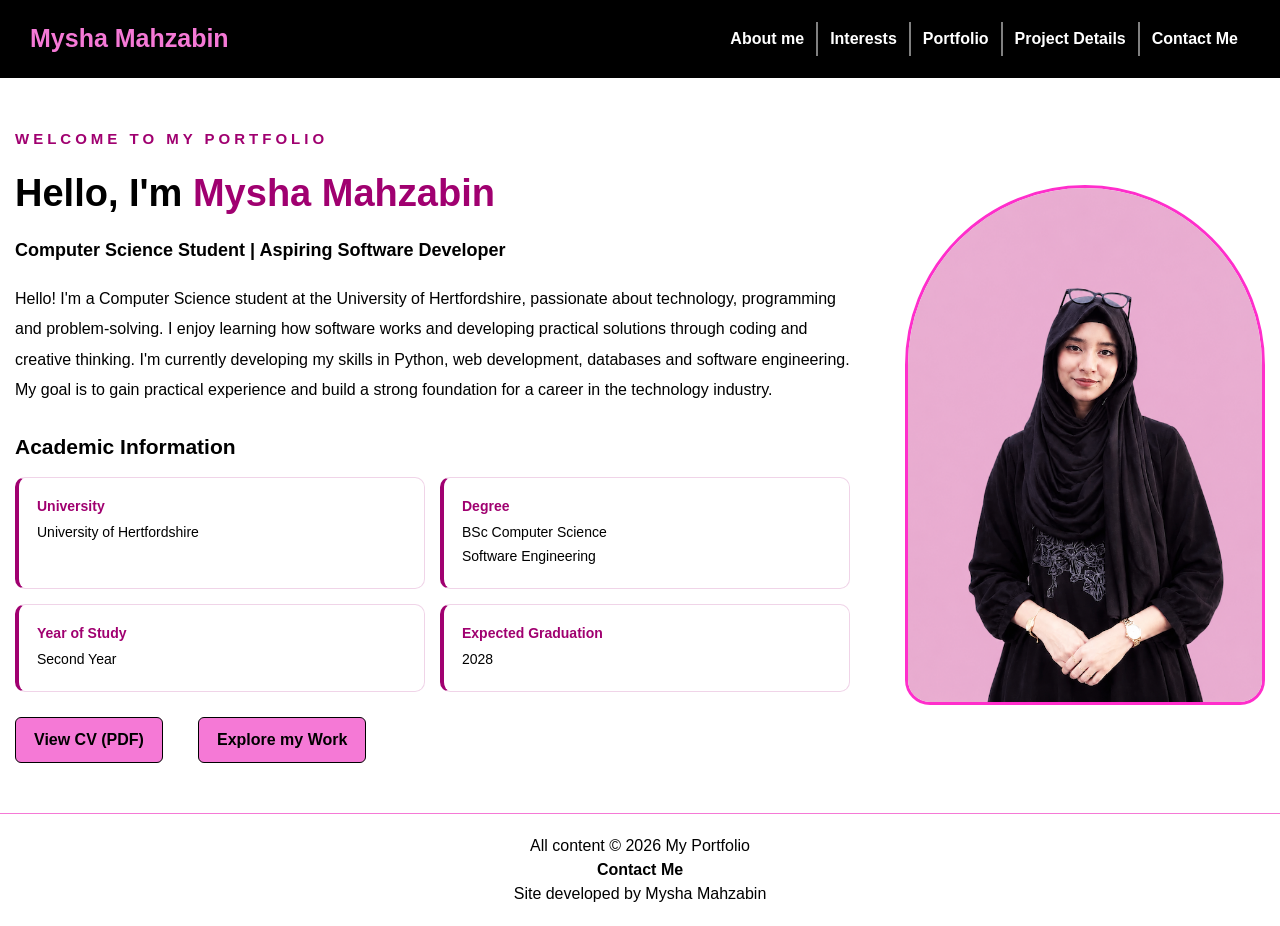
<file: index.html>
<!doctype html>
<html lang="en">
    <head>
    <meta charset="utf-8">
    <meta name="viewport" content="width=device-width, initial-scale=1">
    <meta name="author" content="Mysha Mahzabin">
    <title>My Portfolio | Mysha Mahzabin</title>
    <link rel="stylesheet" href="css/style.css">
    </head>
    <body>
        <header>
            <div class="header">
                <h1>Mysha Mahzabin</h1> 
            </div>
            <nav class="navbar">
                    <a href="index.html">About me</a>
                    <a href="interests.html">Interests</a>
                    <a href="portfolio.html">Portfolio</a>
                    <a href="project-details.html">Project Details</a>
                    <a href="contact.html">Contact Me</a>
            </nav>
        </header>
        <main>
            <section class="intro-text">
                <p class="welcome">WELCOME TO MY PORTFOLIO</p>
                <h2>Hello, I'm <span>Mysha Mahzabin</span></h2>
                <h3>Computer Science Student | Aspiring Software Developer</h3>
                <p class="introduction">
                    Hello! I'm a Computer Science student at the University of Hertfordshire, passionate about technology, programming and problem-solving. I enjoy learning how software works and developing practical solutions through coding and creative thinking.
                    I'm currently developing my skills in Python, web development, databases and software engineering. My goal is to gain practical experience and build a strong foundation for a career in the technology industry.
                </p>
                <div class="academic-info">
                    <h3>Academic Information</h3>
                    <div class="cards">
                        <div class="academic-card">
                        <h4>University</h4>
                        <p>University of Hertfordshire</p>
                        </div>
                        <div class="academic-card">
                            <h4>Degree</h4>
                            <p>BSc Computer Science</p>
                            <p>Software Engineering</p>
                        </div>
                        <div class="academic-card">
                            <h4>Year of Study</h4>
                            <p>Second Year</p>
                        </div>
                        <div class="academic-card">
                            <h4>Expected Graduation</h4>
                            <p>2028</p>
                        </div>
                    </div>
                </div>
                <div class="btn-style">
                    <a href="images/CV-mysha.pdf" target="_blank" rel="noopener noreferrer">
                        View CV (PDF)</a>
                    <a href="portfolio.html">Explore my Work</a>
                </div>
            </section>
            <div class="profile-img">
                <img src="images/mysha.png" alt="Portrait of Mysha Mahzabin"></img>
            </div>
        </main> 
        <footer>
            <p>All content &copy; 2026 My Portfolio</p>
            <a href="contact.html">Contact Me</a>
            <p>Site developed by Mysha Mahzabin</p>
        </footer>
    </body>
</html>
</file>
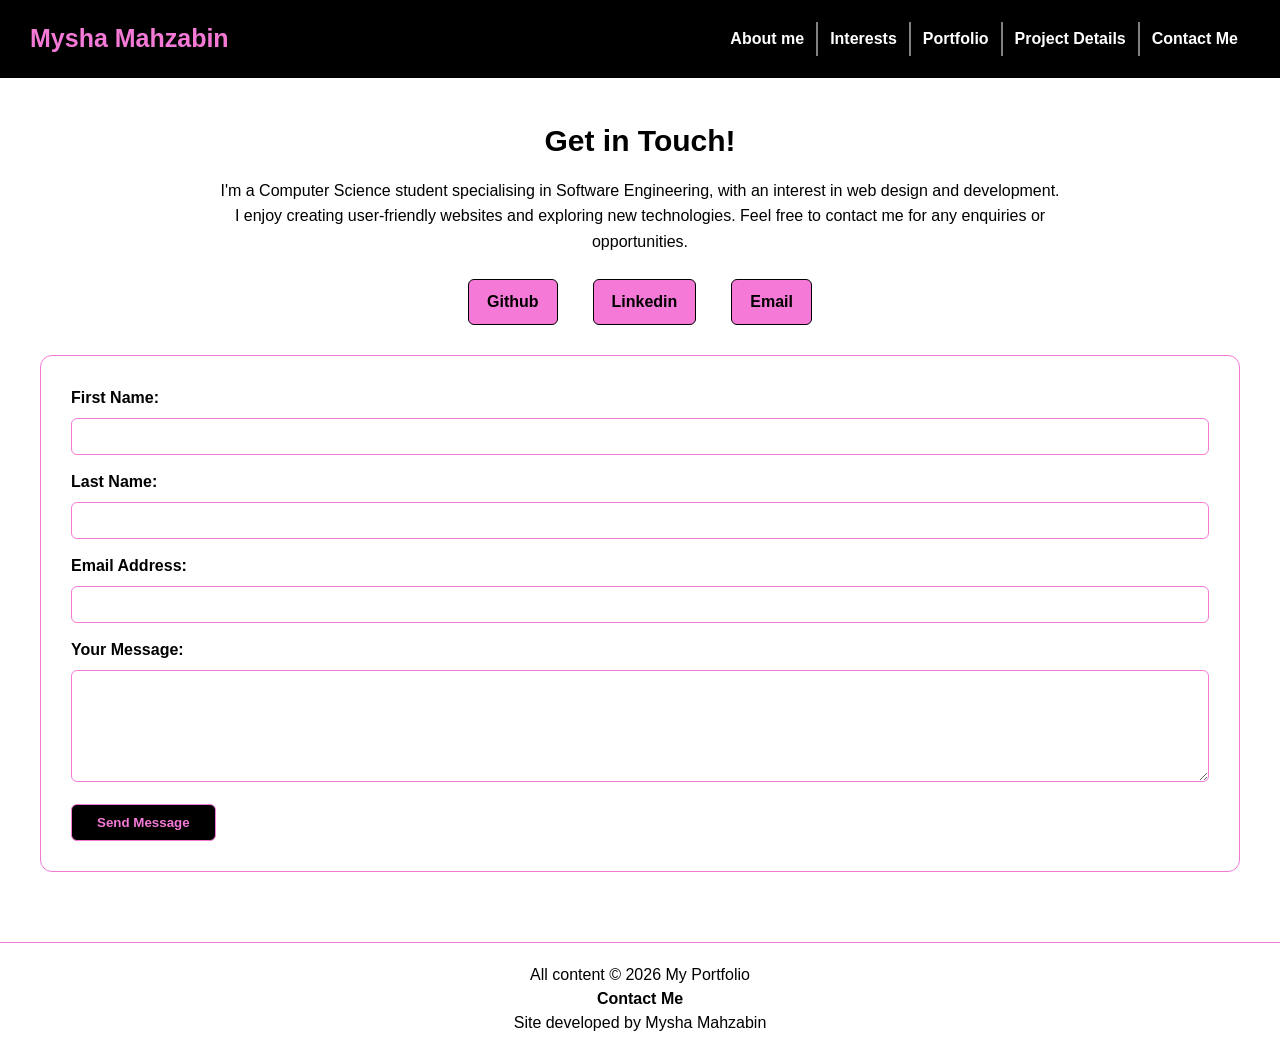
<file: contact.html>
<!doctype html>
<html lang="en">
    <head>
    <meta charset="utf-8">
    <meta name="viewport" content="width=device-width, initial-scale=1">
    <meta name="author" content="Mysha Mahzabin">
    <title>Contact Me | Mysha Mahzabin</title>
    <link rel="stylesheet" href="css/style.css">
    <script src="js/script.js" defer></script>
    </head>
    <body> 
        <header>
            <div class="header">
                <h1>Mysha Mahzabin</h1> 
            </div>
            <nav class="navbar">
                    <a href="index.html">About me</a>
                    <a href="interests.html">Interests</a>
                    <a href="portfolio.html">Portfolio</a>
                    <a href="project-details.html">Project Details</a>
                    <a href="contact.html">Contact Me</a>
            </nav>
        </header>
        <main class="contact-main">
            <h2>Get in Touch!</h2>
            <p>I'm a Computer Science student specialising in Software Engineering, with an interest in web design and development. I enjoy creating user-friendly websites and exploring new technologies. Feel free to contact me for any enquiries or opportunities.</p>
            <div class="btn-style center-btn">
                <a href="https://github.com/mm25ael" aria-label="Github">Github</a>
                <a href="https://www.linkedin.com/in/mysha-mahzabin/" aria-label="Linkedin">Linkedin</a>
                <a href="mailto:mysha.mahzabin14@gmail.com" aria-label="Email">Email</a>                
            </div>
            <form id="contactForm">
                <label for="first-name">First Name:</label>
                <input type="text" id="first-name" name="first-name" required>

                <label for="last-name">Last Name:</label>
                <input type="text" id="last-name" name="last-name" required>

                <label for="email">Email Address:</label>
                <input type="email" id="email" name="email" required>

                <label for="message">Your Message:</label>
                <textarea id="message" name="message" rows="6" required> </textarea>

                <button type="submit">Send Message</button>
            </form>
        </main>
        <footer>
            <p>All content &copy 2026 My Portfolio</p>
            <a href="contact.html">Contact Me</a>
            <p>Site developed by Mysha Mahzabin</p>
        </footer>
    </body>
</html>
</file>
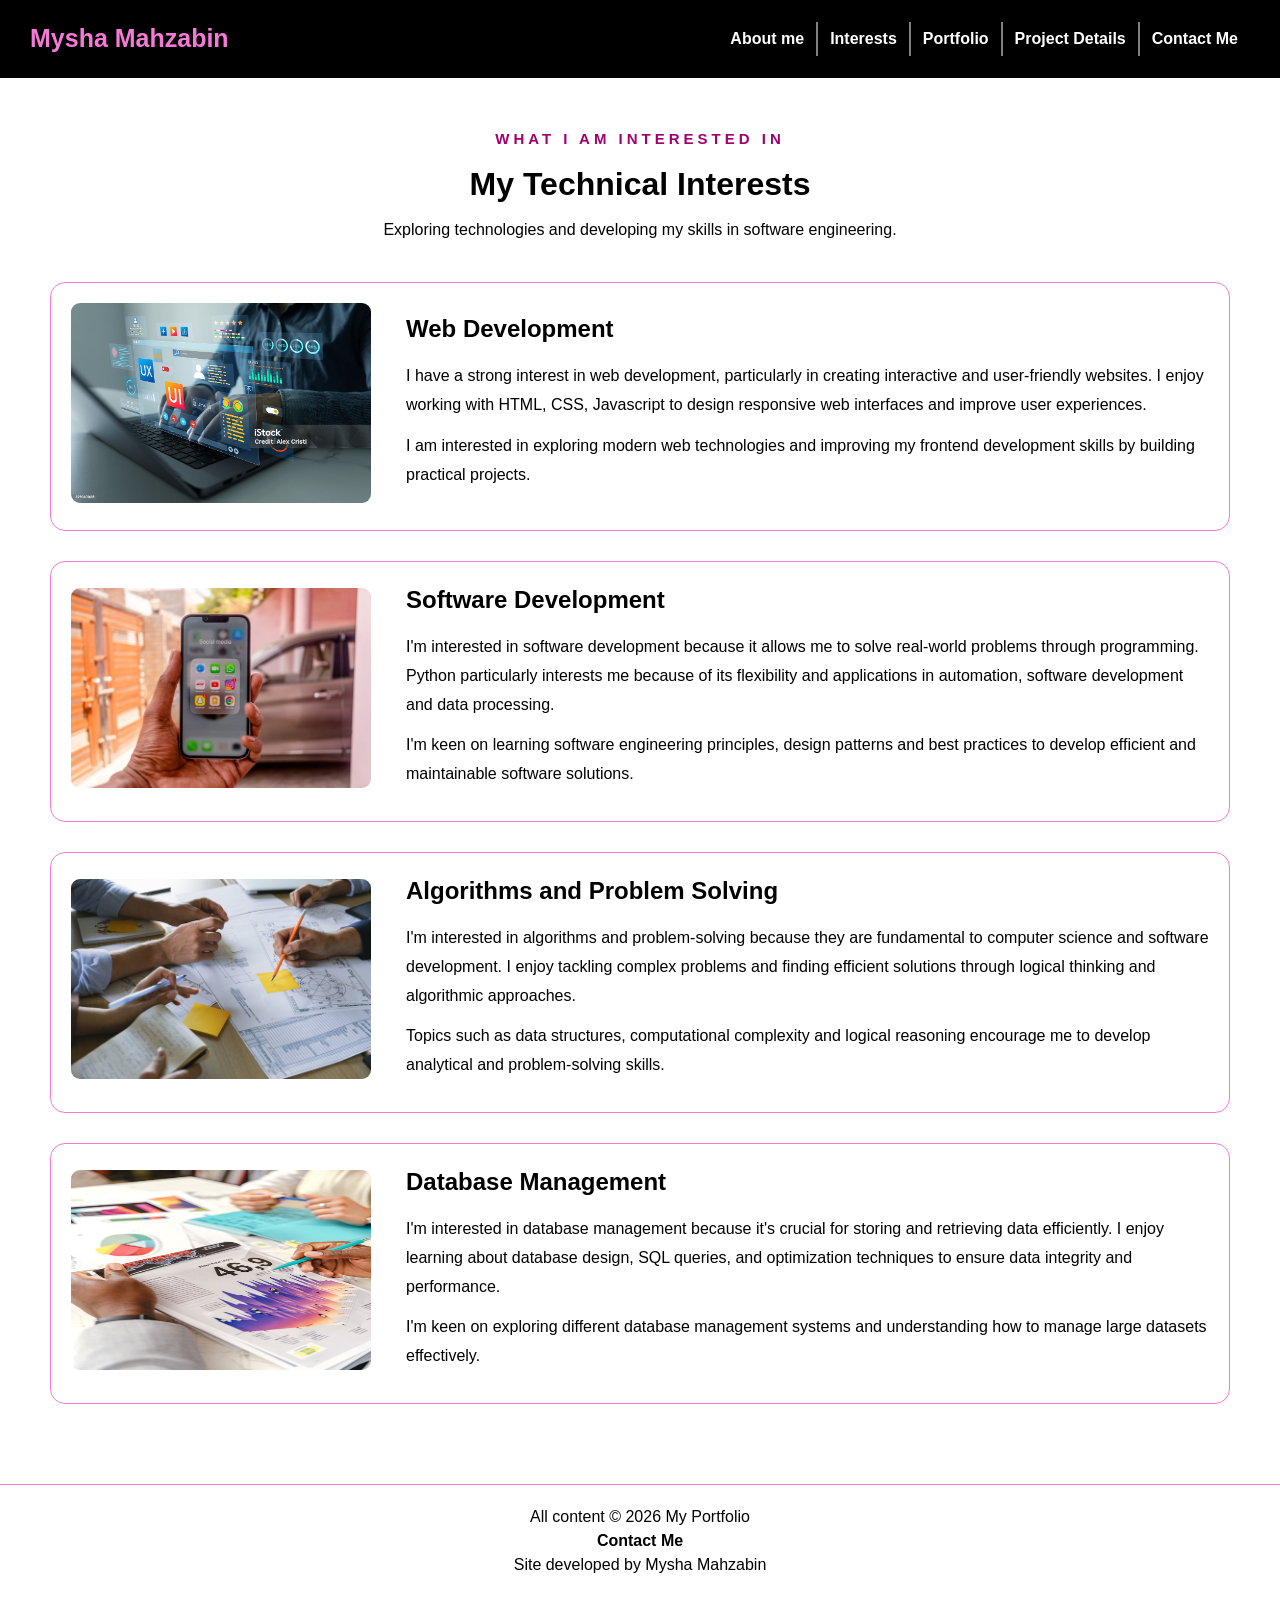
<file: interests.html>
<!doctype html>
<html lang="en">
    <head>
    <meta charset="utf-8">
    <meta name="viewport" content="width=device-width, initial-scale=1">
    <meta name="author" content="Mysha Mahzabin">
    <title>Technical Interests | Mysha Mahzabin</title>
    <link rel="stylesheet" href="css/style.css">
    </head>
    <body> 
        <header>
            <div class="header">
                <h1>Mysha Mahzabin</h1> 
            </div>
            <nav class="navbar">
                    <a href="index.html">About me</a>
                    <a href="interests.html">Interests</a>
                    <a href="portfolio.html">Portfolio</a>
                    <a href="project-details.html">Project Details</a>
                    <a href="contact.html">Contact Me</a>
            </nav>
        </header>
        <main class="interests-main">
            <section class="interests-heading">
                <p class="welcome">WHAT I AM INTERESTED IN</p>
                <h2>My Technical Interests</h2>
                <p>Exploring technologies and developing my skills in software engineering.</p>
            </section>
            <section class="interest-card">
                <div class="interest-image">
                    <img src="images/web-development.jpg" alt="Web Development">
                </div>
                <div class="interest-content">
                    <h3>Web Development</h3>
                    <p>I have a strong interest in web development, particularly in creating interactive and user-friendly websites. I enjoy working with HTML, CSS, Javascript to design responsive web interfaces and improve user experiences.</p>
                    <p>I am interested in exploring modern web technologies and improving my frontend development skills by building practical projects.</p>
                </div>
            </section>
            <section class="interest-card">
                <div class="interest-image">
                    <img src="images/software-development.jpg" alt="Software Development">
                </div>
                <div class="interest-content">
                    <h3>Software Development</h3>
                    <p>I'm interested in software development because it allows me to solve real-world problems through programming. Python particularly interests me because of its flexibility and applications in automation, software development and data processing.</p>
                    <p>I'm keen on learning software engineering principles, design patterns and best practices to develop efficient and maintainable software solutions.</p>
                </div>
            </section>
            <section class="interest-card">
                <div class="interest-image">
                    <img src="images/problem-solving.jpg" alt="Algorithms and Problem Solving">
                </div>
                <div class="interest-content">
                    <h3>Algorithms and Problem Solving</h3>
                    <p>I'm interested in algorithms and problem-solving because they are fundamental to computer science and software development. I enjoy tackling complex problems and finding efficient solutions through logical thinking and algorithmic approaches.</p>
                    <p>Topics such as data structures, computational complexity and logical reasoning encourage me to develop analytical and problem-solving skills.</p>
                </div>
            </section>
            <section class="interest-card">
                <div class="interest-image">
                    <img src="images/database-management.jpg" alt="Database Management">
                </div>
                <div class="interest-content">
                    <h3>Database Management</h3>
                    <p>I'm interested in database management because it's crucial for storing and retrieving data efficiently. I enjoy learning about database design, SQL queries, and optimization techniques to ensure data integrity and performance.</p>
                    <p>I'm keen on exploring different database management systems and understanding how to manage large datasets effectively.</p>
                </div>
            </section>
        </main>
        <footer>
            <p>All content &copy; 2026 My Portfolio</p>
            <a href="contact.html">Contact Me</a>
            <p>Site developed by Mysha Mahzabin</p>
        </footer>
    </body>
</html>
</file>
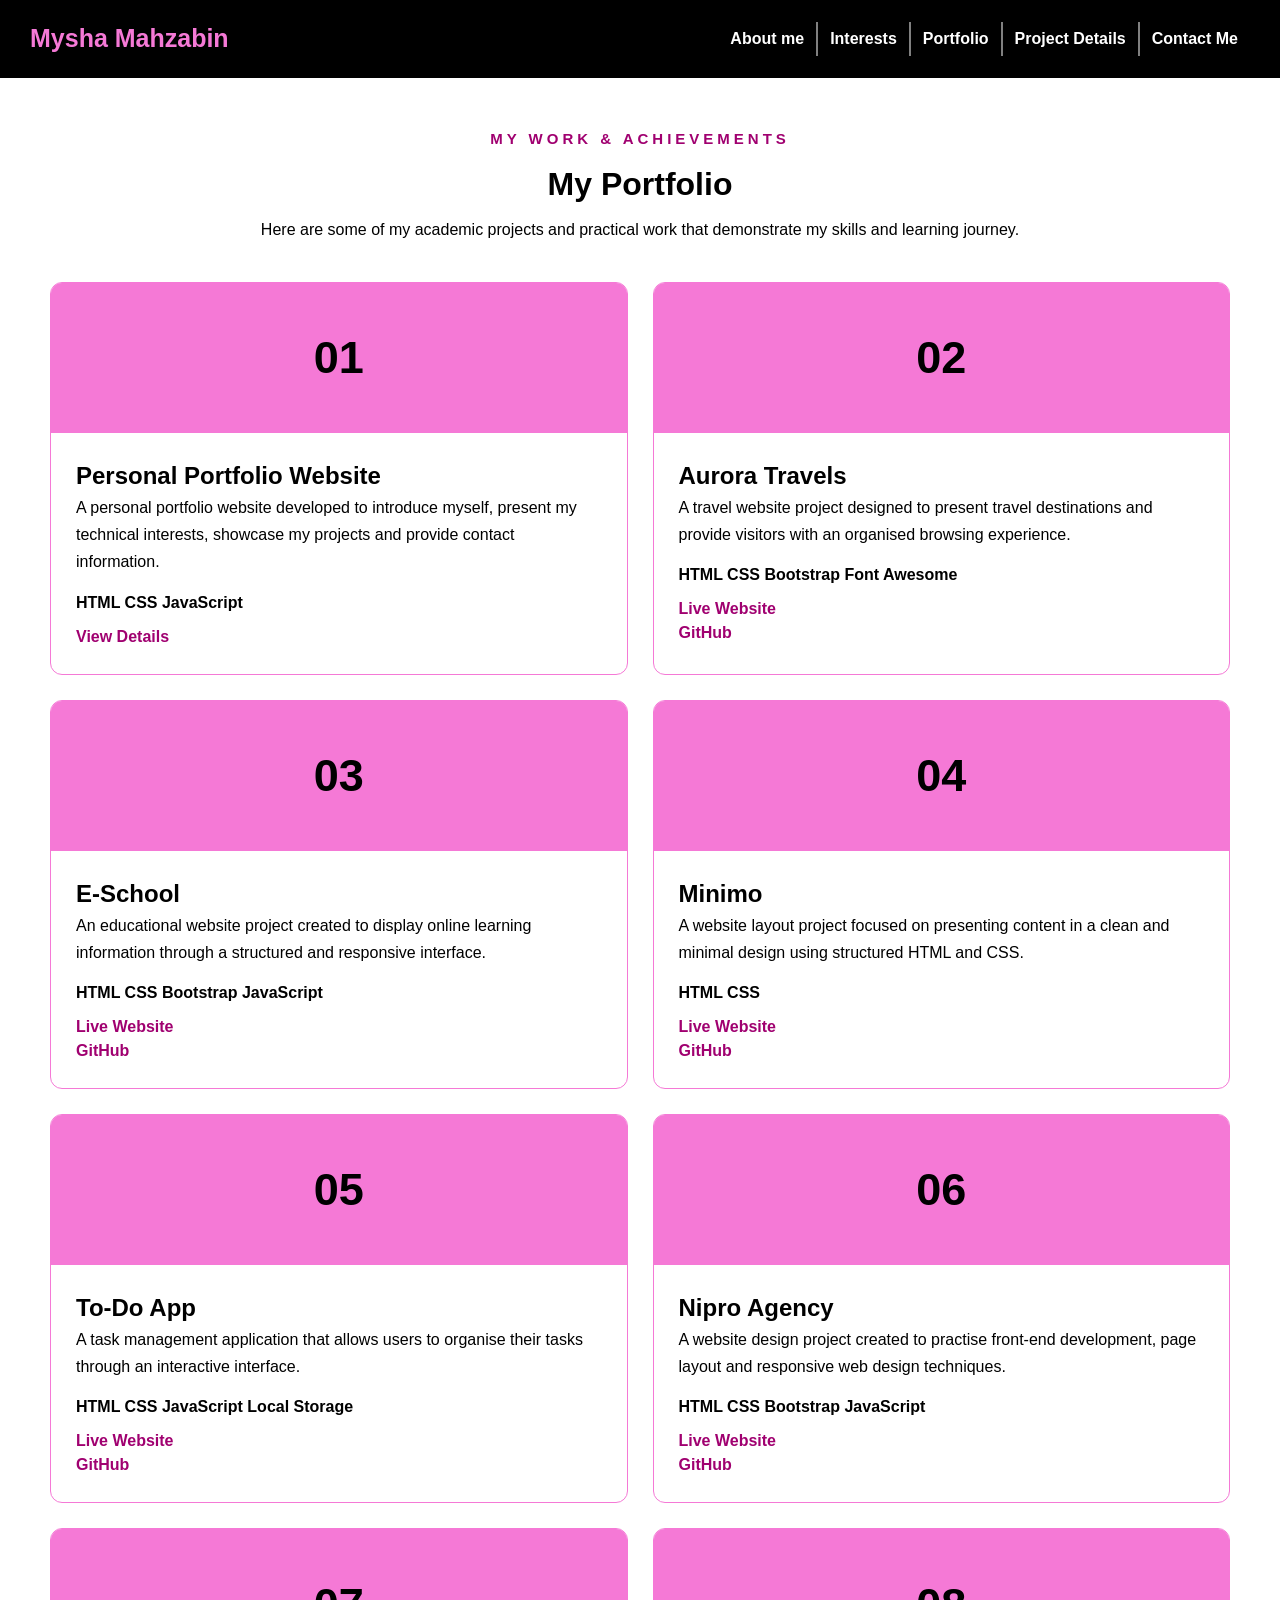
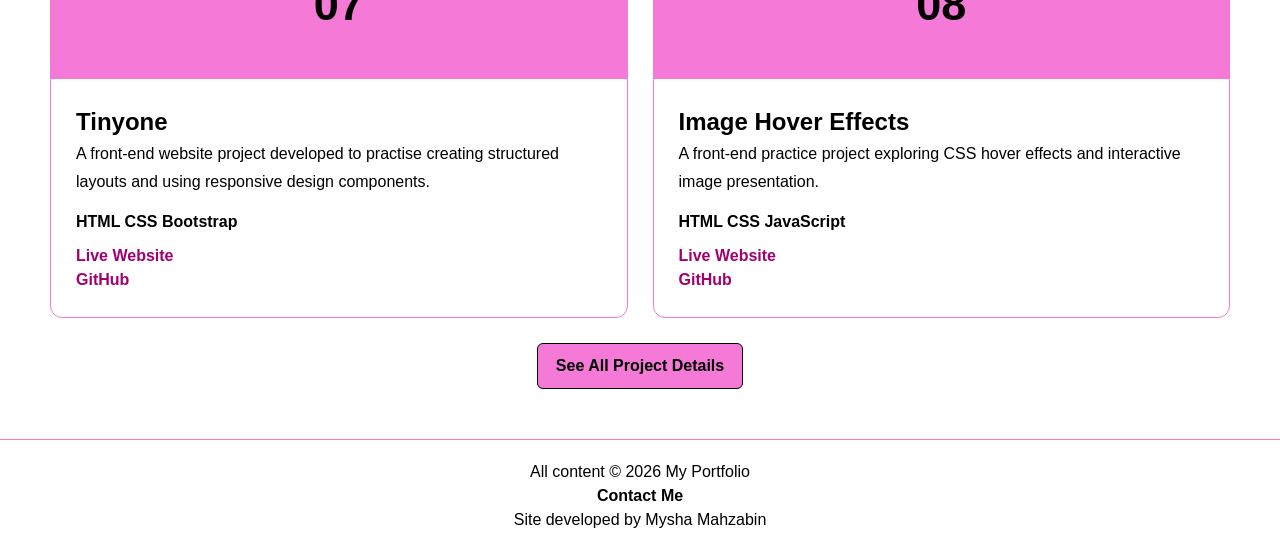
<file: portfolio.html>
<!doctype html>
<html lang="en">
    <head>
    <meta charset="utf-8">
    <meta name="viewport" content="width=device-width, initial-scale=1">
    <meta name="author" content="Mysha Mahzabin">
    <title>My Portfolio | Mysha Mahzabin</title>
    <link rel="stylesheet" href="css/style.css">
    </head>
    <body> 
        <header>
            <div class="header">
                <h1>Mysha Mahzabin</h1> 
            </div>
            <nav class="navbar">
                    <a href="index.html">About me</a>
                    <a href="interests.html">Interests</a>
                    <a href="portfolio.html">Portfolio</a>
                    <a href="project-details.html">Project Details</a>
                    <a href="contact.html">Contact Me</a>
            </nav>
        </header>
<!-- reused classes from interests.html -->
        <main class="interests-main">
            <section class="interests-heading">
                <p class="welcome">MY WORK & ACHIEVEMENTS</p>
                <h2>My Portfolio</h2>
                <p>Here are some of my academic projects and practical work that demonstrate my skills and learning journey.</p>
            </section>
            <section class="project-container">


<!-- Project 1: Personal Portfolio -->
                <div class="project-card">
                    <div class="project-image">
                        <h3>01</h3>
                    </div>
                    <div class="project-content">
                        <h2>Personal Portfolio Website</h2>
                        <p>
                            A personal portfolio website developed to introduce
                            myself, present my technical interests, showcase my
                            projects and provide contact information.
                        </p>
                        <div class="project-tools">
                            <span>HTML</span>
                            <span>CSS</span>
                            <span>JavaScript</span>
                        </div>
                        <a href="project-details.html#personal-portfolio">View Details</a>
                    </div>
                </div>


<!-- Project 2: Aurora Travels -->
                <div class="project-card">
                    <div class="project-image">
                        <h3>02</h3>
                    </div>
                    <div class="project-content">
                        <h2>Aurora Travels</h2>
                        <p>
                            A travel website project designed to present travel
                            destinations and provide visitors with an organised
                            browsing experience.
                        </p>
                        <div class="project-tools">
                            <span>HTML</span>
                            <span>CSS</span>
                            <span>Bootstrap</span>
                            <span>Font Awesome</span>
                        </div>
                        <a href="https://mm25ael.github.io/aurora_travels/">Live Website</a>
                        <br>
                        <a href="https://github.com/mm25ael/aurora_travels">GitHub</a>
                    </div>
                </div>


<!-- Project 3: E-School -->
                <div class="project-card">
                    <div class="project-image">
                        <h3>03</h3>
                    </div>
                    <div class="project-content">
                        <h2>E-School</h2>
                        <p>
                            An educational website project created to display
                            online learning information through a structured
                            and responsive interface.
                        </p>
                        <div class="project-tools">
                            <span>HTML</span>
                            <span>CSS</span>
                            <span>Bootstrap</span>
                            <span>JavaScript</span>
                        </div>
                        <a href="https://mm25ael.github.io/E-School/">Live Website</a>
                        <br>
                        <a href="https://github.com/mm25ael/E-School">GitHub</a>
                    </div>
                </div>

                
<!-- Project 4: Minimo -->
                <div class="project-card">
                    <div class="project-image">
                        <h3>04</h3>
                    </div>
                    <div class="project-content">
                        <h2>Minimo</h2>
                        <p>
                            A website layout project focused on presenting
                            content in a clean and minimal design using
                            structured HTML and CSS.
                        </p>
                        <div class="project-tools">
                            <span>HTML</span>
                            <span>CSS</span>
                        </div>
                        <a href="https://mm25ael.github.io/Minimo/">Live Website</a>
                        <br>
                        <a href="https://github.com/mm25ael/Minimo">GitHub</a>
                    </div>
                </div>


<!-- Project 5: To-Do App -->
                <div class="project-card">
                    <div class="project-image">
                        <h3>05</h3>
                    </div>
                    <div class="project-content">
                        <h2>To-Do App</h2>
                        <p>
                            A task management application that allows users
                            to organise their tasks through an interactive
                            interface.
                        </p>
                        <div class="project-tools">
                            <span>HTML</span>
                            <span>CSS</span>
                            <span>JavaScript</span>
                            <span>Local Storage</span>
                        </div>
                        <a href="https://mm25ael.github.io/todo-app/">Live Website</a>
                        <br>
                        <a href="https://github.com/mm25ael/todo-app">GitHub</a>
                    </div>
                </div>


<!-- Project 6: Nipro Agency -->
                <div class="project-card">
                    <div class="project-image">
                        <h3>06</h3>
                    </div>
                    <div class="project-content">
                        <h2>Nipro Agency</h2>
                        <p>
                            A website design project created to practise
                            front-end development, page layout and responsive
                            web design techniques.
                        </p>
                        <div class="project-tools">
                            <span>HTML</span>
                            <span>CSS</span>
                            <span>Bootstrap</span>
                            <span>JavaScript</span>
                        </div>
                        <a href="https://mm25ael.github.io/Nipro-Agency/">Live Website</a>
                        <br>
                        <a href="https://github.com/mm25ael/Nipro-Agency">GitHub</a>
                    </div>
                </div>


<!-- Project 7: Tinyone -->
                <div class="project-card">
                    <div class="project-image">
                        <h3>07</h3>
                    </div>
                    <div class="project-content">
                        <h2>Tinyone</h2>
                        <p>
                            A front-end website project developed to practise
                            creating structured layouts and using responsive
                            design components.
                        </p>
                        <div class="project-tools">
                            <span>HTML</span>
                            <span>CSS</span>
                            <span>Bootstrap</span>
                        </div>
                        <a href="https://mm25ael.github.io/tinyone/index.html">Live Website</a>
                        <br>
                        <a href="https://github.com/mm25ael/tinyone">GitHub</a>
                    </div>
                </div>


<!-- Project 8: Image Hover -->
                <div class="project-card">
                    <div class="project-image">
                        <h3>08</h3>
                    </div>
                    <div class="project-content">
                        <h2>Image Hover Effects</h2>
                        <p>
                            A front-end practice project exploring CSS hover
                            effects and interactive image presentation.
                        </p>
                        <div class="project-tools">
                            <span>HTML</span>
                            <span>CSS</span>
                            <span>JavaScript</span>
                        </div>
                        <a href="https://mm25ael.github.io/img-hover/">Live Website</a>
                        <br>
                        <a href="https://github.com/mm25ael/img-hover">GitHub</a>
                    </div>
                </div>
            </section>
            <div class="btn-style center-btn">
                <a href="project-details.html">See All Project Details</a>
            </div>
        </main>
        <footer>
            <p>All content &copy; 2026 My Portfolio</p>
            <a href="contact.html">Contact Me</a>
            <p>Site developed by Mysha Mahzabin</p>
        </footer>
    </body>
</html>
</file>
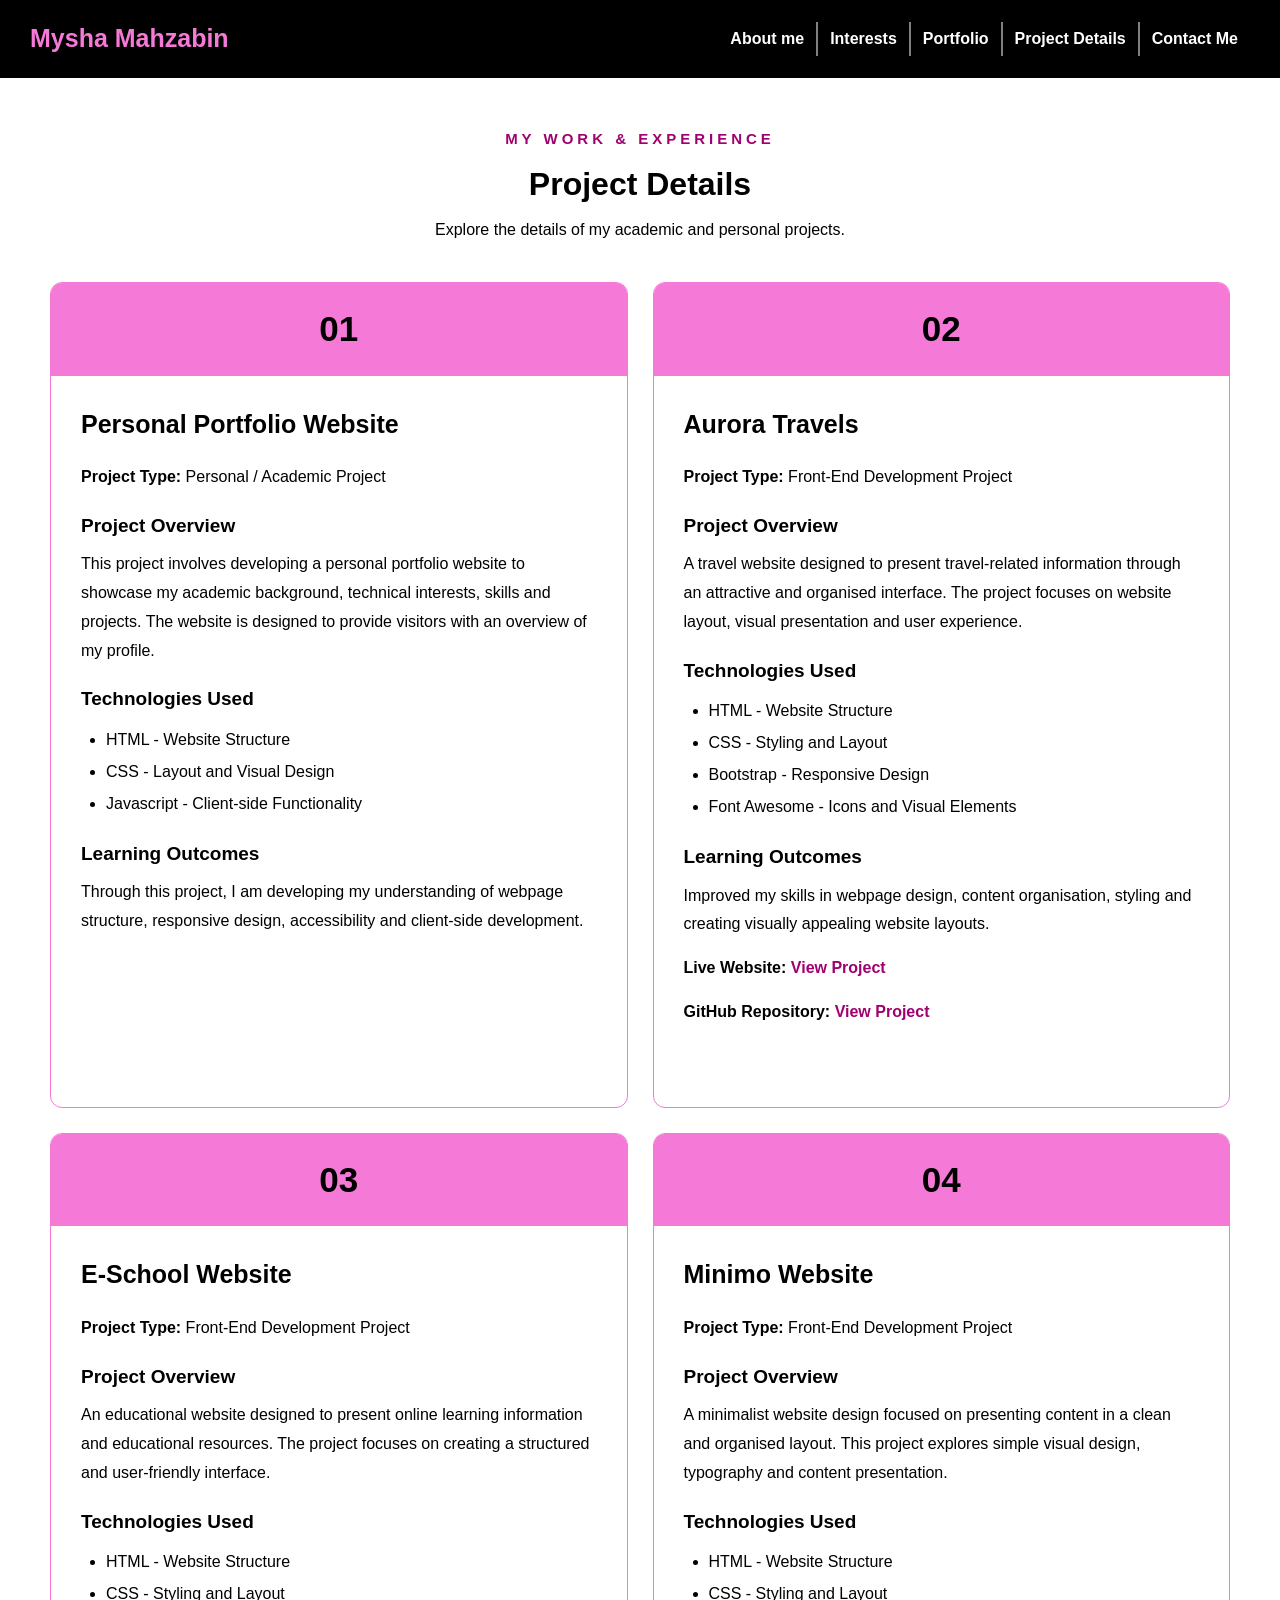
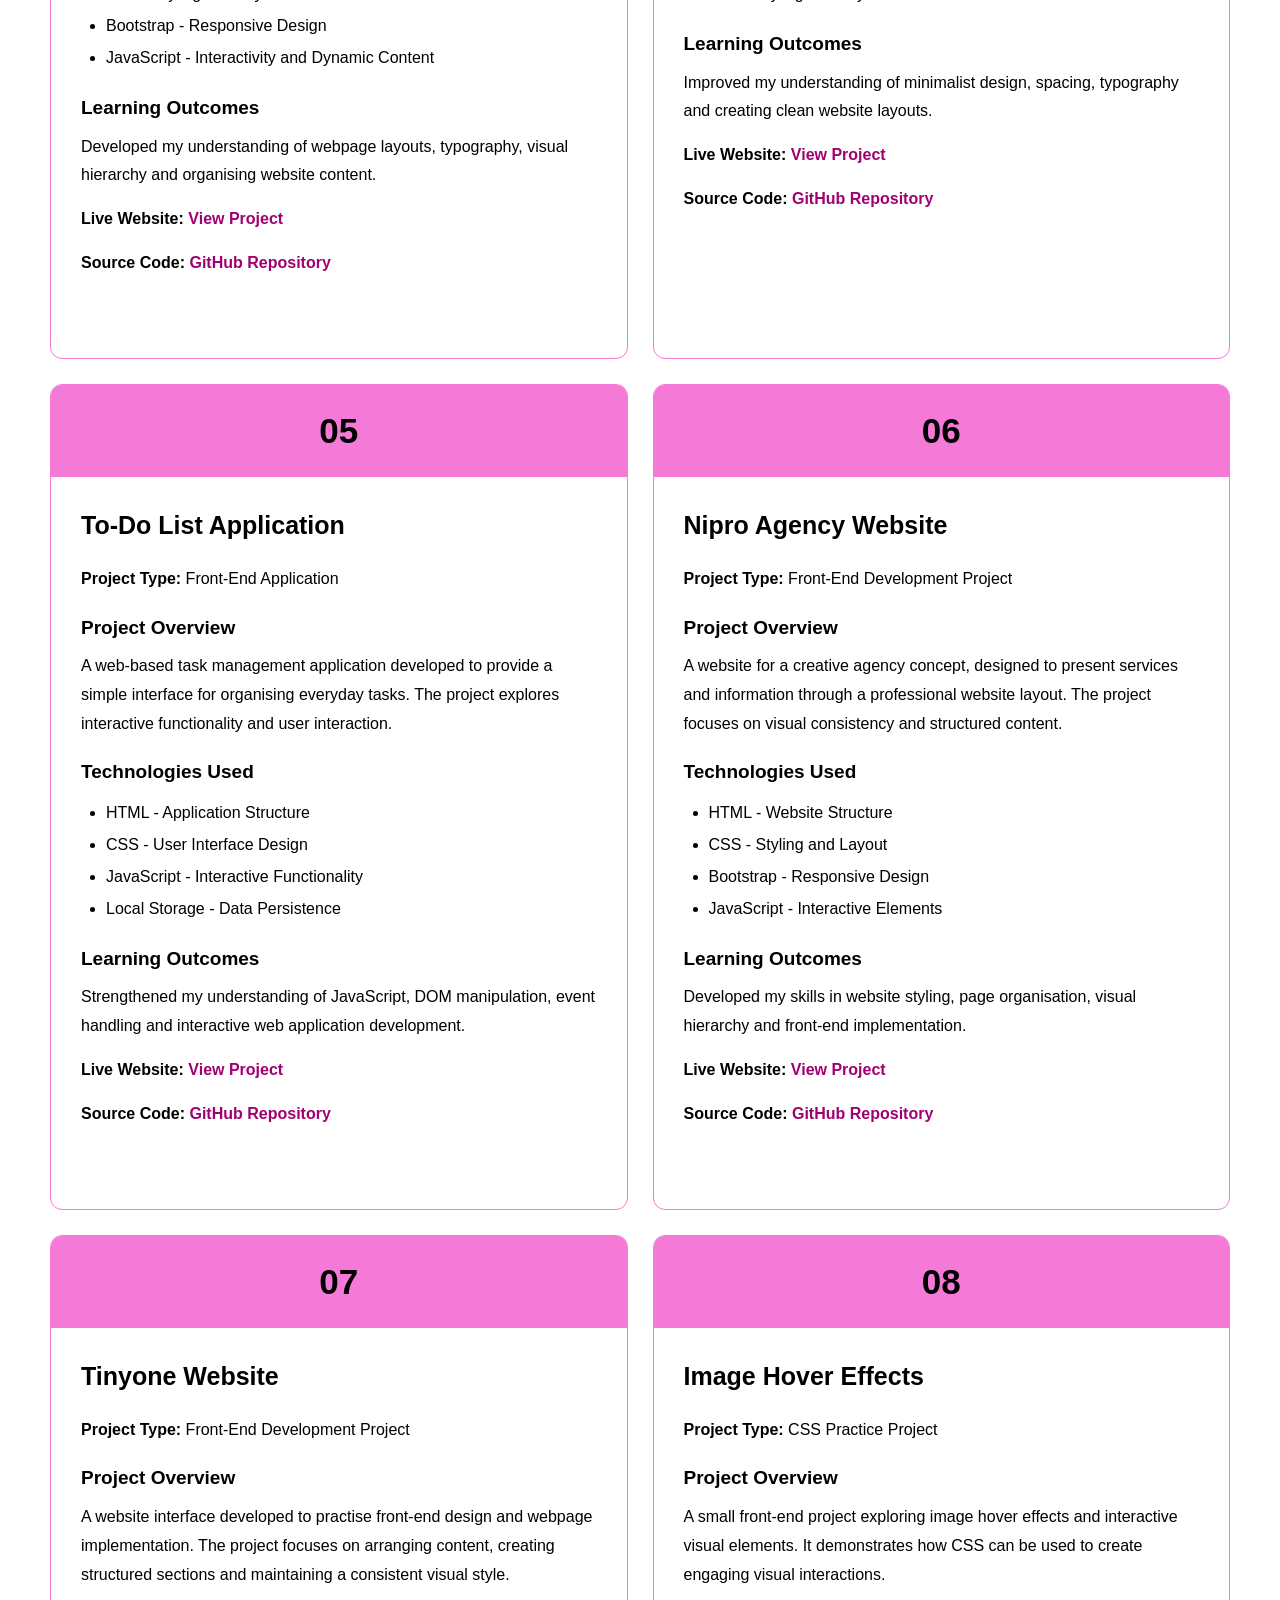
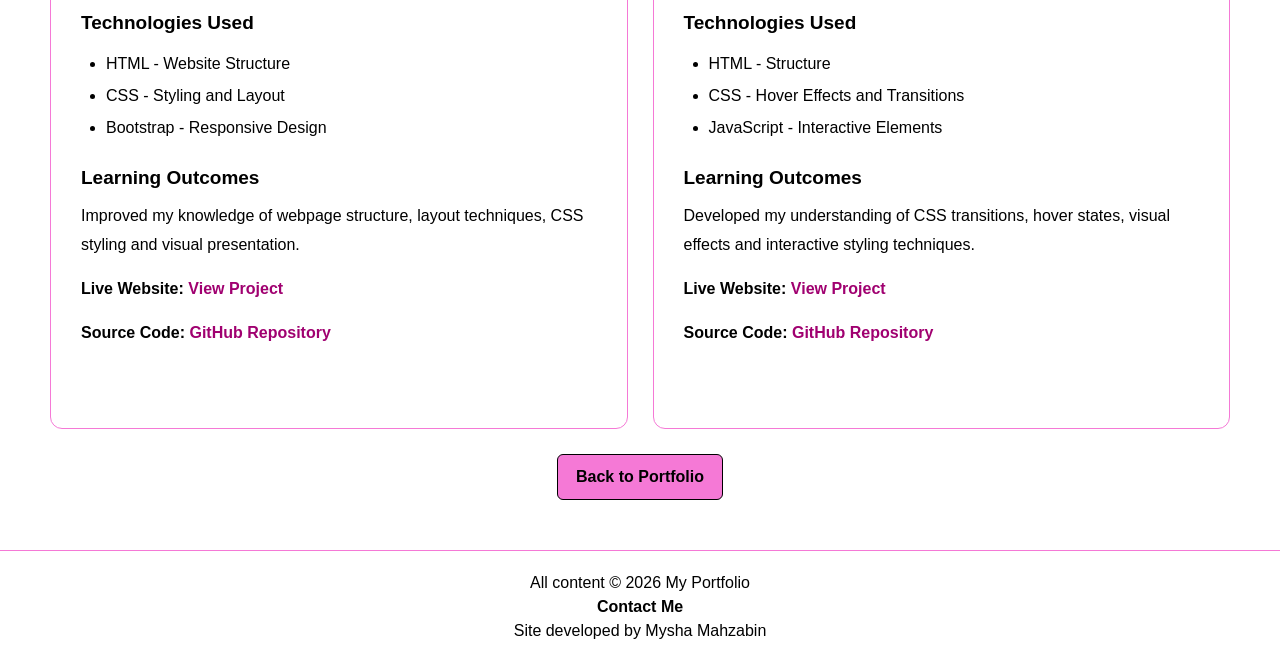
<file: project-details.html>
<!doctype html>
<html lang="en">
    <head>
    <meta charset="utf-8">
    <meta name="viewport" content="width=device-width, initial-scale=1">
    <meta name="author" content="Mysha Mahzabin">
    <title>Project Details | Mysha Mahzabin</title>
    <link rel="stylesheet" href="css/style.css">
    </head>
    <body> 
        <header>
            <div class="header">
                <h1>Mysha Mahzabin</h1> 
            </div>
            <nav class="navbar">
                    <a href="index.html">About me</a>
                    <a href="interests.html">Interests</a>
                    <a href="portfolio.html">Portfolio</a>
                    <a href="project-details.html">Project Details</a>
                    <a href="contact.html">Contact Me</a>
            </nav>
        </header>
        <main class="interests-main">
            <section class="interests-heading">
                <p class="welcome">MY WORK & EXPERIENCE</p>
                <h2>Project Details</h2>
                <p>Explore the details of my academic and personal projects.</p>
            </section>
            <section class="details-container">

                <!-- project 1: Personal Portfolio Website -->
                <div class="details-card">
                    <div class="details-banner">
                            <h2>01</h2>
                    </div>
                    <div class="details-content">
                        <h2>Personal Portfolio Website</h2>
                        <p><strong>Project Type:</strong> Personal / Academic Project </p>
                        <h3>Project Overview</h3>
                        <p>This project involves developing a personal portfolio website to showcase my academic background, technical interests, skills and projects. The website is designed to provide visitors with an overview of my profile.</p>
                        <h3>Technologies Used</h3>
                        <ul>
                            <li>HTML - Website Structure</li>
                            <li>CSS - Layout and Visual Design</li>
                            <li>Javascript - Client-side Functionality</li>
                        </ul>
                        <h3>Learning Outcomes</h3>
                        <p>Through this project, I am developing my understanding of webpage structure, responsive design, accessibility and client-side development.</p>
                    </div>
                </div>

                <!-- Project 2: Aurora Travels -->
                <div class="details-card">
                    <div class="details-banner">
                        <h2>02</h2>
                    </div>
                    <div class="details-content">
                        <h2>Aurora Travels</h2>
                        <p><strong>Project Type:</strong> Front-End Development Project</p>
                        <h3>Project Overview</h3>
                        <p>A travel website designed to present travel-related
                            information through an attractive and organised
                            interface. The project focuses on website layout,
                            visual presentation and user experience.</p>
                        <h3>Technologies Used</h3>
                        <ul>
                            <li>HTML - Website Structure</li>
                            <li>CSS - Styling and Layout</li>
                            <li>Bootstrap - Responsive Design</li>
                            <li>Font Awesome - Icons and Visual Elements</li>
                        </ul>
                        <h3>Learning Outcomes</h3>
                        <p>Improved my skills in webpage design, content organisation,
                            styling and creating visually appealing website layouts.</p>
                        <p>
                            <strong>Live Website:</strong>
                            <a href="https://mm25ael.github.io/aurora_travels/">View Project</a>
                        </p>
                        <p>
                            <strong>GitHub Repository:</strong>
                            <a href="https://github.com/mm25ael/aurora_travels">View Project</a>
                        </p>
                    </div>
                </div>


                <!-- Project 3: E-School -->
                <div class="details-card">
                    <div class="details-banner">
                        <h2>03</h2>
                    </div>

                    <div class="details-content">
                        <h2>E-School Website</h2>
                        <p><strong>Project Type:</strong> Front-End Development Project</p>
                        <h3>Project Overview</h3>
                        <p>
                            An educational website designed to present online
                            learning information and educational resources.
                            The project focuses on creating a structured and
                            user-friendly interface.
                        </p>
                        <h3>Technologies Used</h3>
                        <ul>
                            <li>HTML - Website Structure</li>
                            <li>CSS - Styling and Layout</li>
                            <li>Bootstrap - Responsive Design</li>
                            <li>JavaScript - Interactivity and Dynamic Content</li>
                        </ul>
                        <h3>Learning Outcomes</h3>
                        <p>
                            Developed my understanding of webpage layouts,
                            typography, visual hierarchy and organising
                            website content.
                        </p>
                        <p>
                            <strong>Live Website:</strong>
                            <a href="https://mm25ael.github.io/E-School/">View Project</a>
                        </p>
                        <p>
                            <strong>Source Code:</strong>
                            <a href="https://github.com/mm25ael/E-School">GitHub Repository</a>
                        </p>
                    </div>
                </div>


                <!-- Project 4: Minimo -->
                <div class="details-card">
                    <div class="details-banner">
                        <h2>04</h2>
                    </div>

                    <div class="details-content">
                        <h2>Minimo Website</h2>
                        <p><strong>Project Type:</strong> Front-End Development Project</p>

                        <h3>Project Overview</h3>
                        <p>
                            A minimalist website design focused on presenting
                            content in a clean and organised layout.
                            This project explores simple visual design,
                            typography and content presentation.
                        </p>

                        <h3>Technologies Used</h3>
                        <ul>
                            <li>HTML - Website Structure</li>
                            <li>CSS - Styling and Layout</li>
                        </ul>

                        <h3>Learning Outcomes</h3>
                        <p>
                            Improved my understanding of minimalist design,
                            spacing, typography and creating clean website layouts.
                        </p>

                        <p>
                            <strong>Live Website:</strong>
                            <a href="https://mm25ael.github.io/Minimo/">View Project</a>
                        </p>
                        <p>
                            <strong>Source Code:</strong>
                            <a href="https://github.com/mm25ael/Minimo">GitHub Repository</a>
                        </p>
                    </div>
                </div>


                <!-- Project 5: Todo App -->
                <div class="details-card">
                    <div class="details-banner">
                        <h2>05</h2>
                    </div>
                    <div class="details-content">
                        <h2>To-Do List Application</h2>
                        <p><strong>Project Type:</strong> Front-End Application</p>
                        <h3>Project Overview</h3>
                        <p>
                            A web-based task management application developed
                            to provide a simple interface for organising
                            everyday tasks. The project explores interactive
                            functionality and user interaction.
                        </p>
                        <h3>Technologies Used</h3>
                        <ul>
                            <li>HTML - Application Structure</li>
                            <li>CSS - User Interface Design</li>
                            <li>JavaScript - Interactive Functionality</li>
                            <li> Local Storage - Data Persistence</li>
                        </ul>
                        <h3>Learning Outcomes</h3>
                        <p>
                            Strengthened my understanding of JavaScript,
                            DOM manipulation, event handling and interactive
                            web application development.
                        </p>
                        <p>
                            <strong>Live Website:</strong>
                            <a href="https://mm25ael.github.io/todo-app/">View Project</a>
                        </p>
                        <p>
                            <strong>Source Code:</strong>
                            <a href="https://github.com/mm25ael/todo-app">GitHub Repository</a>
                        </p>
                    </div>
                </div>


                <!-- Project 6: Nipro Agency -->
                <div class="details-card">
                    <div class="details-banner">
                        <h2>06</h2>
                    </div>
                    <div class="details-content">
                        <h2>Nipro Agency Website</h2>
                        <p><strong>Project Type:</strong> Front-End Development Project</p>
                        <h3>Project Overview</h3>
                        <p>
                            A website for a creative agency concept, designed
                            to present services and information through a
                            professional website layout. The project focuses
                            on visual consistency and structured content.
                        </p>
                        <h3>Technologies Used</h3>
                        <ul>
                            <li>HTML - Website Structure</li>
                            <li>CSS - Styling and Layout</li>
                            <li>Bootstrap - Responsive Design</li>
                            <li>JavaScript - Interactive Elements</li>
                        </ul>
                        <h3>Learning Outcomes</h3>
                        <p>
                            Developed my skills in website styling,
                            page organisation, visual hierarchy and
                            front-end implementation.
                        </p>
                        <p>
                            <strong>Live Website:</strong>
                            <a href="https://mm25ael.github.io/Nipro-Agency/">View Project</a>
                        </p>
                        <p>
                            <strong>Source Code:</strong>
                            <a href="https://github.com/mm25ael/Nipro-Agency">GitHub Repository</a>
                        </p>
                    </div>
                </div>


                <!-- Project 7: Tinyone -->
                <div class="details-card">
                    <div class="details-banner">
                        <h2>07</h2>
                    </div>
                    <div class="details-content">
                        <h2>Tinyone Website</h2>
                        <p><strong>Project Type:</strong> Front-End Development Project</p>
                        <h3>Project Overview</h3>
                        <p>
                            A website interface developed to practise front-end
                            design and webpage implementation. The project
                            focuses on arranging content, creating structured
                            sections and maintaining a consistent visual style.
                        </p>
                        <h3>Technologies Used</h3>
                        <ul>
                            <li>HTML - Website Structure</li>
                            <li>CSS - Styling and Layout</li>
                            <li>Bootstrap - Responsive Design</li>
                        </ul>
                        <h3>Learning Outcomes</h3>
                        <p>
                            Improved my knowledge of webpage structure,
                            layout techniques, CSS styling and visual presentation.
                        </p>
                        <p>
                            <strong>Live Website:</strong>
                            <a href="https://mm25ael.github.io/tinyone/index.html">View Project</a>
                        </p>
                        <p>
                            <strong>Source Code:</strong>
                            <a href="https://github.com/mm25ael/tinyone">GitHub Repository</a>
                        </p>
                    </div>
                </div>


                <!-- Project 8: Image Hover -->
                <div class="details-card">
                    <div class="details-banner">
                        <h2>08</h2>
                    </div>
                    <div class="details-content">
                        <h2>Image Hover Effects</h2>
                        <p><strong>Project Type:</strong> CSS Practice Project</p>
                        <h3>Project Overview</h3>
                        <p>
                            A small front-end project exploring image hover
                            effects and interactive visual elements.
                            It demonstrates how CSS can be used to create
                            engaging visual interactions.
                        </p>
                        <h3>Technologies Used</h3>
                        <ul>
                            <li>HTML - Structure</li>
                            <li>CSS - Hover Effects and Transitions</li>
                            <li>JavaScript - Interactive Elements</li>
                        </ul>
                        <h3>Learning Outcomes</h3>
                        <p>
                            Developed my understanding of CSS transitions,
                            hover states, visual effects and interactive
                            styling techniques.
                        </p>
                        <p>
                            <strong>Live Website:</strong>
                            <a href="https://mm25ael.github.io/img-hover/">View Project</a>
                        </p>
                        <p>
                            <strong>Source Code:</strong>
                            <a href="https://github.com/mm25ael/img-hover">GitHub Repository</a>
                        </p>
                    </div>
                </div>
                </section>
                <div class="btn-style center-btn">
                    <a href="portfolio.html">Back to Portfolio</a>
                </div>
            </main>
            <footer>
                <p>All content &copy; 2026 My Portfolio</p>
                <a href="contact.html">Contact Me</a>
                <p>Site developed by Mysha Mahzabin</p>
            </footer>
                </body>
            </html>
</file>
<file: css/style.css>
*{
    padding: 0;
    margin: 0;  
    box-sizing: border-box;
}
body{
    font-family: Arial, sans-serif;
    background-color: white;
    color: black;
    line-height: 1.5;
}
a{
    text-decoration: none;
    font-weight: bold;
    color: black;
}
/* header of every page */
header{
    background-color: black;
    color:white;
    padding: 20px 30px;
    position: sticky;
    top: 0;
    display: flex;
    justify-content: space-between;
    align-items: center;
}
.header h1{
    color: #f579d6;
    font-size: 25px;
}
.navbar{
    display: flex;
    align-items: center;
    flex-wrap: wrap;
}
.navbar a{
    color: white;
    padding: 5px 12px; 
    border-left: 2px solid gray;
    transition: color 0.3s ease;
}
.navbar a:first-child{
    border-left: none;
}
.navbar a:hover{
    color: #f579d6;
}

/* common button style */

.btn-style{
    display: flex;
    gap: 35px;
    margin-top: 25px;
}
.btn-style a{
    display: inline-block;
    background-color: #f579d6;
    padding: 10px 18px;
    border: 1px solid black;
    border-radius: 6px;
    transition: background-color 0.4s ease;
}
.btn-style a:hover{
    background-color: black;
    color: #ff2ecb;
}
.center-btn{
    display: flex;
    justify-content: center;
    text-align: center;
}

/* index.html page */

main{
    max-width: 1450px;
    min-width: 650px;
    min-height: 650px;
    margin: auto;
    display: grid;
    grid-template-columns: minmax(0,1fr) 360px;
    justify-content: space-between;
    align-items: center;
    padding: 50px 15px;
    gap: 55px;
}
.intro-texr{
    flex: 1;
    width: 100%;
    max-width: none;
    min-width: 0;
}
.welcome{
    color: #A00070;
    font-size: 15px;
    font-weight: bold;
    letter-spacing: 4px;
}
.intro-text h2{
    font-size: 38px;
    padding: 15px 0;
}
.intro-text h2 span{
    color: #A00070;
}
.intro-text h3{
    font-size: 18px;
    margin-bottom: 20px;
}
.introduction{
    font-size: 16px;
    line-height: 1.9;
}
.academic-info{
    margin-top: 25px;
}
.academic-info h3{
    font-size: 21px;
    margin-bottom: 15px;
}
.cards{
    display: grid;
    grid-template-columns: repeat(2, minmax(0,1fr));
    gap: 15px;
}
.academic-card{
    background-color: white;
    border: 1px solid #f0d4e8;
    border-left: 4px solid #A00070;
    padding: 18px;
    border-radius: 10px;
}
.academic-card h4{
    color: #A00070;
    font-size: 14px;
    margin-bottom: 5px;
}
.academic-card p{
    font-size: 14px;
    margin-bottom: 3px;
}
.profile-img{
    width: 100%;
    max-width: 400px;
    min-width: 0;
    flex: 0 1 400px;
}
.profile-img img{
    width: 100%;
    height: 520px;
    object-fit: cover;
    object-position: center;
    display: block;
    border: 3px solid #ff2ecb;
    border-radius: 180px 180px 25px 25px;
}

/* Technical Interests page */

.interests-main{
    display: block;
    margin: auto;
    padding: 50px;
}
.interests-heading{
    text-align: center;
    margin-bottom: 40px;
}
.interests-heading h2{
    font-size: 32px;
    padding: 0 0 10px;
}
.interests-heading p{
    margin-bottom: 10px;
}
.interest-card{
    display: flex;
    align-items: center;
    gap: 35px;
    padding: 20px;
    margin-bottom: 30px;
    border: 1px solid #f579d6;
    border-radius: 15px;
    background-color: white;
}
.interest-image img{
    background-color: #f579d6;
    width: 300px;
    height: 200px;
    border-radius: 9px;
}
.interest-content{
    flex: 1;
}
.interest-content h3{
    font-size: 24px;
    margin-bottom: 15px;
}
.interest-content p{
    line-height: 1.8;
    margin-bottom: 12px;
}

/* portfolio.html page */

.project-container{
    display: grid;
    grid-template-columns: 1fr 1fr;
    gap: 25px;
}
.project-card{
    background-color: white;
    border: 1px solid #f579d6;
    border-radius: 12px;
    overflow: hidden;
    transition: ease 0.3s;
}
.project-card:hover{
    transform: translateY(-5px);
}
.project-image{
    background-color: #f579d6;
    height: 150px;
    display: flex;
    justify-content: center;
    align-items: center;
}
.project-image h3{
    font-size: 45px;
    color: black;
}
.project-content{
    padding: 25px;
}
.project-content h3{
    font-size: 21px;
    margin-bottom: 15px;
}
.project-content p{
    line-height: 1.7;
    margin-bottom: 15px;
}
.project-tools{
    color: black;
    font-weight: bold;
    padding: 0 0 10px;
}
.details-content a, .project-content a{
    color: #A00070;
    font-weight: bold;
}

/* project-details.html page */

.details-container{
    display: grid;
    grid-template-columns: 1fr 1fr;
    gap: 25px;
    align-items: stretch;
}
.details-card{
    height: 100%;
    display: flex;
    flex-direction: column;
    border: 1px solid #f579d6;
    border-radius: 12px;
    overflow: hidden;
    margin-bottom: 35px;
    background-color: white;
}
.details-banner{
    background-color: #f579d6;
    padding: 20px;
    text-align: center;
}
.details-banner h2{
    font-size: 35px;
    color: black;
}
.details-content{
    padding: 30px;
}
.details-content h2{
    font-size: 25px;
    margin-bottom: 20px;
}
.details-content h3{
    font-size: 19px;
    margin: 20px 0 10px;
}
.details-content p{
    line-height: 1.8;
    margin-bottom: 15px;
}
.details-content ul{
    line-height: 2;
    padding-left: 25px;
}

/* contact.html page */

.contact-main{
    display: block;
    padding: 40px;
}
.contact-main h2{
    text-align: center;
    font-size: 30px;
    margin-bottom: 15px;
}
.contact-main p{
    margin: 0 15% 25px;
    text-align: center;
    line-height: 1.6;
}
form{
    margin: 30px auto;
    padding: 30px;
    background-color: white;
    border: 1px solid #f579d6;
    border-radius: 12px;
}
form label{
    display: block;
    margin-bottom: 8px;
    font-weight: bold;
}
form input, form textarea{
    width: 100%;
    padding: 10px;
    margin-bottom: 15px;
    border: 1px solid #f579d6;
    border-radius: 6px;
}
form button{
    background-color: black;
    color: #f579d6;
    border: 1px solid #f579d6;
    border-radius: 6px;
    padding: 10px 25px;
    font-weight: bold;
}
form button:hover{
    background-color: #f579d6;
    color: black;
    border: 1px solid black;
}

/* to remove outlines of the input box of the form */
input:focus-visible, textarea:focus-visible, select:focus-visible {
    outline: none;
}

/* footer of every page */

footer{
    border-top: 1px solid #f579d6;
    text-align: center;
    padding: 20px 10px;
}
footer a:hover{
    color: #f579d6;
}
</file>
